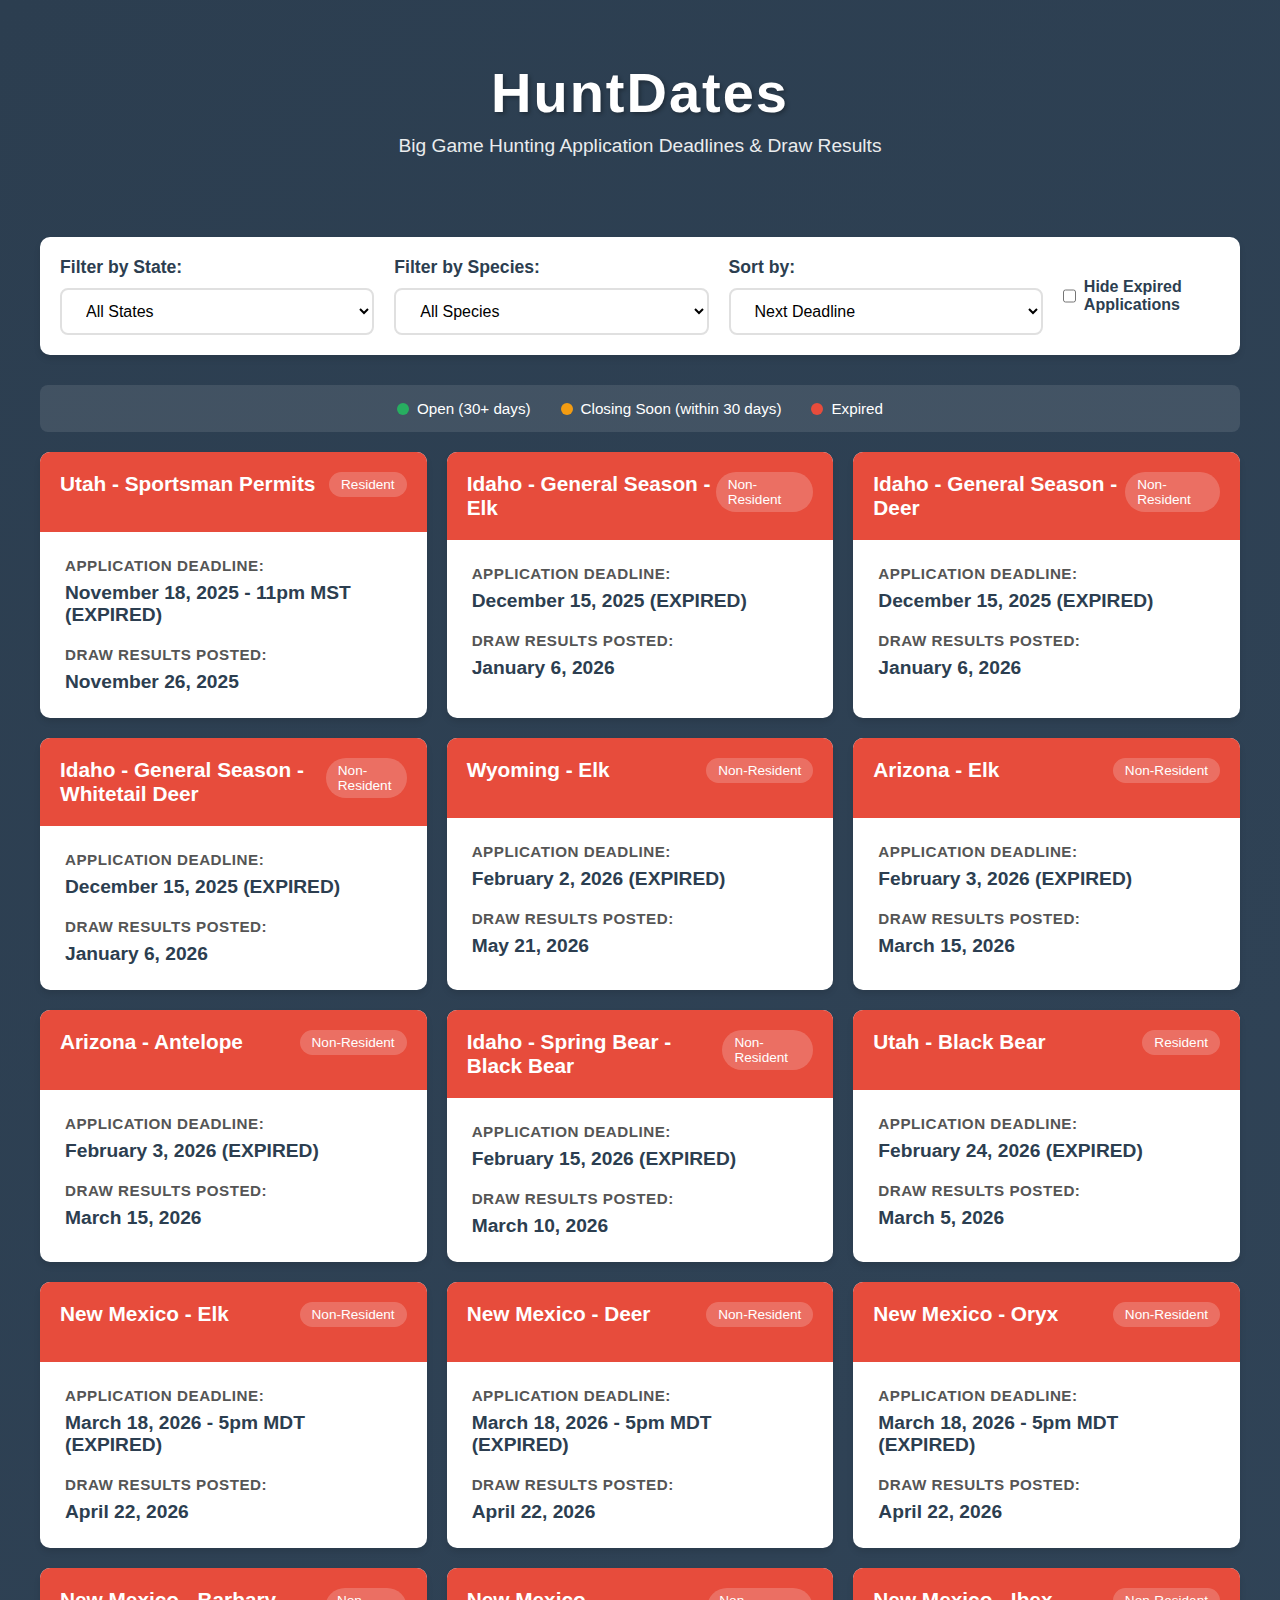
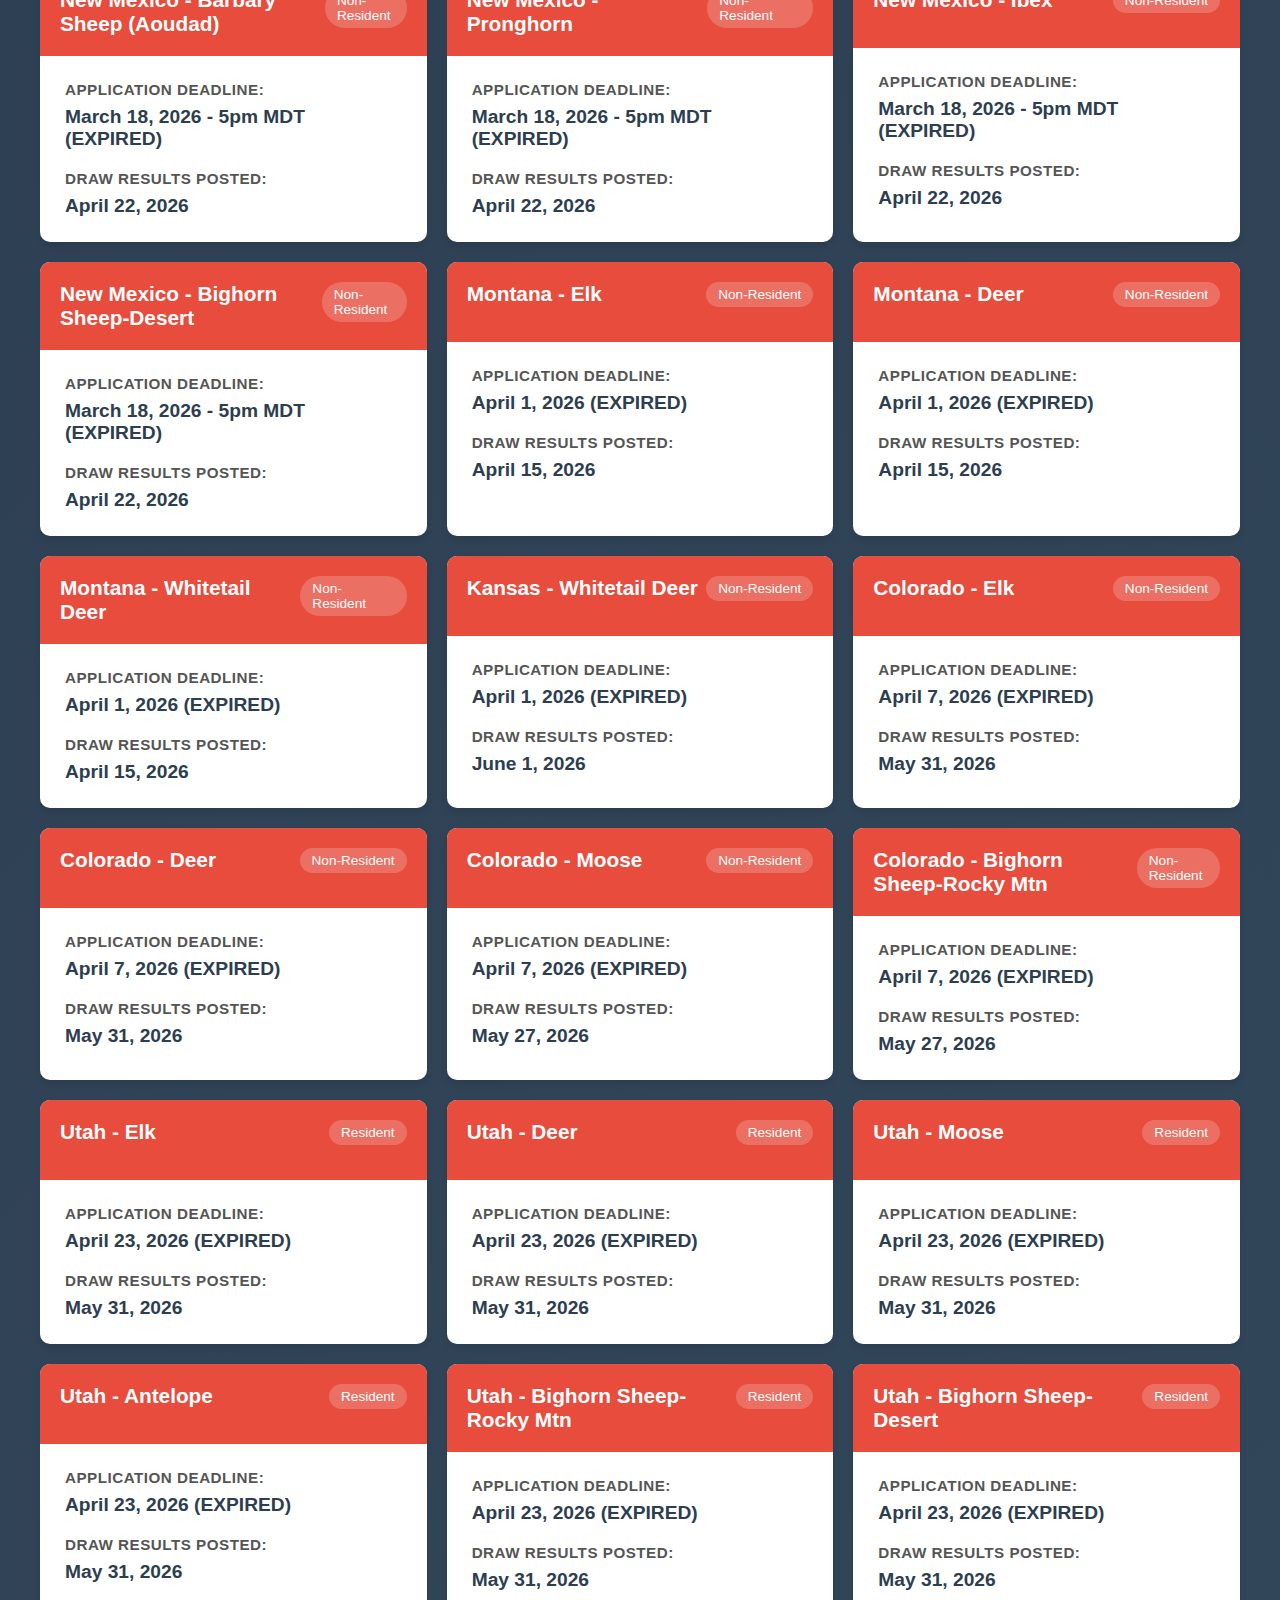
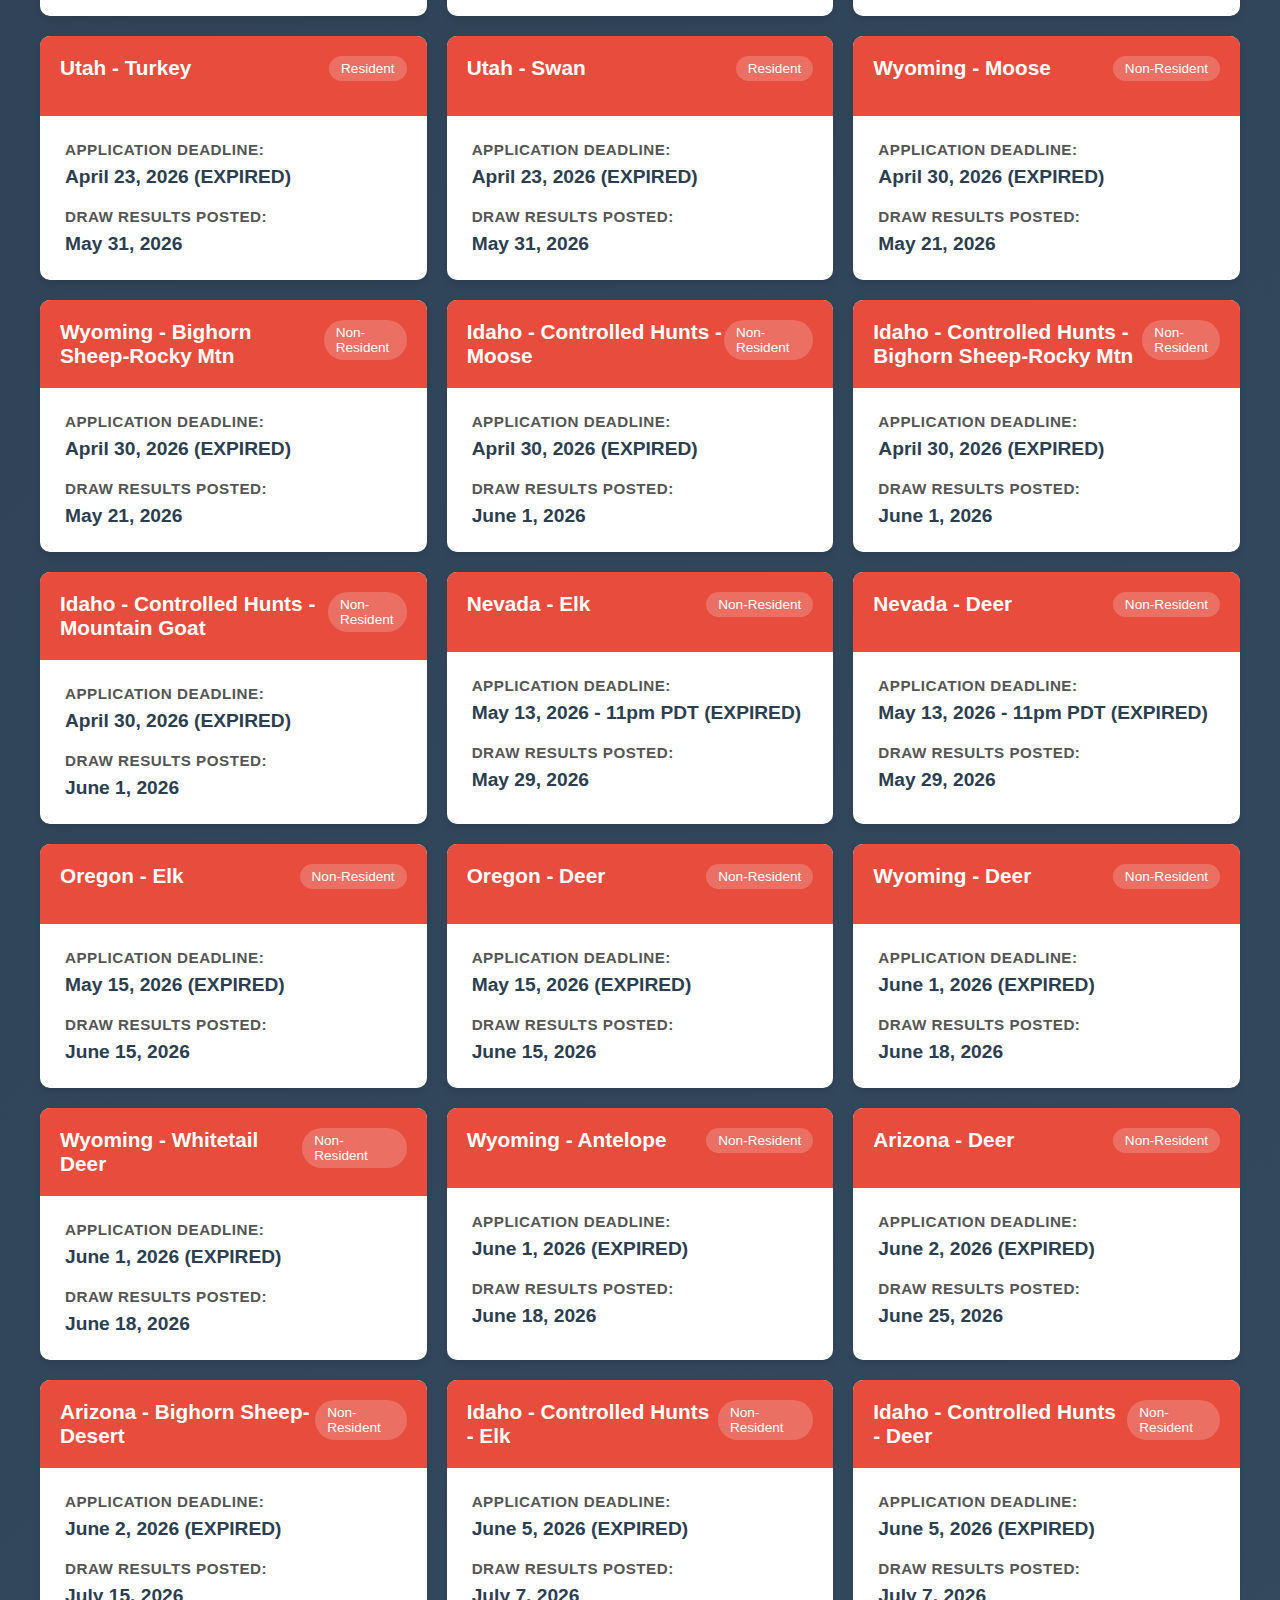
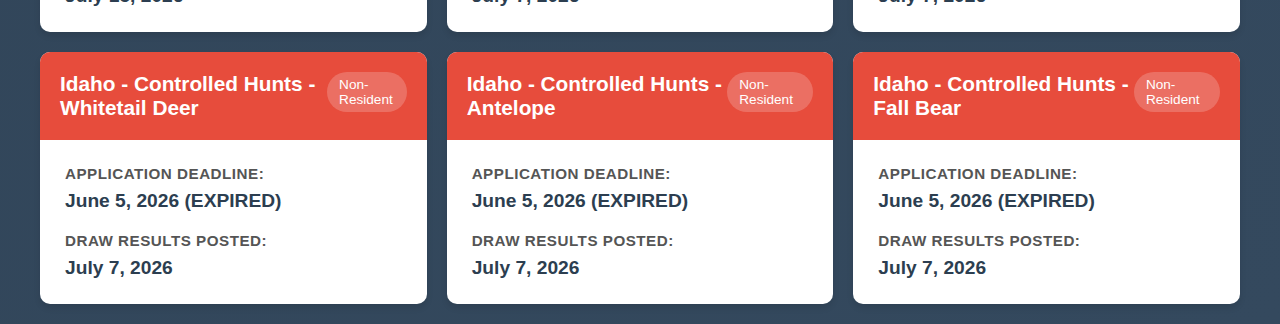
<file: index.html>
<!DOCTYPE html>
<html lang="en">
<head>
    <meta charset="UTF-8">
    <meta name="viewport" content="width=device-width, initial-scale=1.0">
    <title>HuntDates - Big Game Hunting Deadlines</title>
    <link rel="stylesheet" href="styles.css">
</head>
<body>
    <div class="container">
        <header>
            <h1>HuntDates</h1>
            <p class="subtitle">Big Game Hunting Application Deadlines & Draw Results</p>
        </header>

        <div class="filters">
            <div class="filter-group">
                <label for="state-filter">Filter by State:</label>
                <select id="state-filter">
                    <option value="all">All States</option>
                    <option value="wyoming">Wyoming (Non-Resident)</option>
                    <option value="montana">Montana (Non-Resident)</option>
                    <option value="nevada">Nevada (Non-Resident)</option>
                    <option value="idaho">Idaho (Non-Resident)</option>
                    <option value="arizona">Arizona (Non-Resident)</option>
                    <option value="newmexico">New Mexico (Non-Resident)</option>
                    <option value="colorado">Colorado (Non-Resident)</option>
                    <option value="utah">Utah (Resident)</option>
                </select>
            </div>
            <div class="filter-group">
                <label for="species-filter">Filter by Species:</label>
                <select id="species-filter">
                    <option value="all">All Species</option>
                    <option value="Elk">Elk</option>
                    <option value="Deer">Deer</option>
                    <option value="Moose">Moose</option>
                    <option value="Oryx">Oryx</option>
                </select>
            </div>
            <div class="filter-group">
                <label for="sort-filter">Sort by:</label>
                <select id="sort-filter">
                    <option value="deadline">Next Deadline</option>
                    <option value="state">State</option>
                </select>
            </div>
            <div class="filter-group checkbox-group">
                <label>
                    <input type="checkbox" id="hide-expired">
                    Hide Expired Applications
                </label>
            </div>
        </div>

        <div class="legend">
            <div class="legend-item">
                <span class="legend-dot green"></span>
                <span>Open (30+ days)</span>
            </div>
            <div class="legend-item">
                <span class="legend-dot yellow"></span>
                <span>Closing Soon (within 30 days)</span>
            </div>
            <div class="legend-item">
                <span class="legend-dot red"></span>
                <span>Expired</span>
            </div>
        </div>

        <div id="deadlines-container">
            <!-- Deadline cards will be populated here -->
        </div>
    </div>

    <script src="script.js"></script>
</body>
</html>
</file>
<file: styles.css>
* {
    margin: 0;
    padding: 0;
    box-sizing: border-box;
}

body {
    font-family: -apple-system, BlinkMacSystemFont, 'Segoe UI', Roboto, 'Helvetica Neue', Arial, sans-serif;
    background: linear-gradient(135deg, #2c3e50 0%, #34495e 100%);
    color: #333;
    min-height: 100vh;
    padding: 20px;
}

.container {
    max-width: 1200px;
    margin: 0 auto;
}

header {
    text-align: center;
    color: white;
    margin-bottom: 40px;
    padding: 40px 20px;
}

header h1 {
    font-size: 3.5rem;
    margin-bottom: 10px;
    text-shadow: 2px 2px 4px rgba(0, 0, 0, 0.3);
    letter-spacing: 2px;
}

.subtitle {
    font-size: 1.2rem;
    opacity: 0.9;
}

.disclaimer {
    font-size: 0.55rem;
    opacity: 0.85;
    margin-top: 10px;
    font-style: italic;
}

.filters {
    background: white;
    padding: 20px;
    border-radius: 10px;
    box-shadow: 0 4px 6px rgba(0, 0, 0, 0.1);
    margin-bottom: 30px;
    display: flex;
    gap: 20px;
}

.filter-group {
    flex: 1;
    display: flex;
    flex-direction: column;
    gap: 10px;
}

.filter-group label {
    font-weight: 600;
    color: #2c3e50;
    font-size: 1.1rem;
}

.filter-group select {
    padding: 12px 20px;
    border: 2px solid #e0e0e0;
    border-radius: 8px;
    font-size: 1rem;
    background: white;
    cursor: pointer;
    transition: border-color 0.3s;
}

.filter-group select:hover {
    border-color: #3498db;
}

.filter-group select:focus {
    outline: none;
    border-color: #2980b9;
}

.checkbox-group {
    display: flex;
    justify-content: center;
    align-items: flex-end;
    padding-bottom: 1px;
    flex: 0.5;
}

.checkbox-group label {
    display: flex;
    align-items: center;
    gap: 8px;
    cursor: pointer;
    font-size: 1rem;
    margin: 0;
}

.checkbox-group input[type="checkbox"] {
    width: 18px;
    height: 18px;
    cursor: pointer;
}

.legend {
    display: flex;
    justify-content: center;
    gap: 30px;
    margin-bottom: 20px;
    padding: 15px;
    background: rgba(255, 255, 255, 0.1);
    border-radius: 8px;
}

.legend-item {
    display: flex;
    align-items: center;
    gap: 8px;
    color: white;
    font-size: 0.95rem;
}

.legend-dot {
    width: 12px;
    height: 12px;
    border-radius: 50%;
    display: inline-block;
}

.legend-dot.green {
    background-color: #27ae60;
}

.legend-dot.yellow {
    background-color: #f39c12;
}

.legend-dot.purple {
    background-color: #9b59b6;
}

.legend-dot.red {
    background-color: #e74c3c;
}

#deadlines-container {
    display: grid;
    grid-template-columns: repeat(auto-fill, minmax(350px, 1fr));
    gap: 20px;
}

.deadline-card {
    background: white;
    border-radius: 10px;
    box-shadow: 0 4px 6px rgba(0, 0, 0, 0.1);
    overflow: hidden;
    transition: transform 0.3s, box-shadow 0.3s;
}

.deadline-card:hover {
    transform: translateY(-5px);
    box-shadow: 0 8px 12px rgba(0, 0, 0, 0.15);
}

.card-header {
    color: white;
    padding: 20px;
    display: flex;
    justify-content: space-between;
    align-items: flex-start;
    min-height: 80px;
}

.card-header.header-open {
    background: #27ae60;
}

.card-header.header-warning {
    background: #f39c12;
}

.card-header.header-expired {
    background: #e74c3c;
}

.card-header.header-awaiting {
    background: #9b59b6;
}

.card-header h2 {
    font-size: 1.3rem;
    font-weight: 600;
}

.residency-badge {
    background: rgba(255, 255, 255, 0.2);
    padding: 5px 12px;
    border-radius: 20px;
    font-size: 0.85rem;
    font-weight: 500;
}

.card-body {
    padding: 25px;
}

.deadline-item {
    margin-bottom: 20px;
    display: flex;
    flex-direction: column;
    gap: 8px;
}

.deadline-item:last-child {
    margin-bottom: 0;
}

.label {
    font-weight: 600;
    color: #555;
    font-size: 0.95rem;
    text-transform: uppercase;
    letter-spacing: 0.5px;
}

.date {
    color: #2c3e50;
    font-size: 1.2rem;
    font-weight: 700;
}

.apply-button {
    display: inline-block;
    margin-top: 15px;
    padding: 12px 24px;
    background: linear-gradient(135deg, #3498db 0%, #2980b9 100%);
    color: white;
    text-decoration: none;
    border-radius: 6px;
    font-weight: 600;
    text-align: center;
    transition: transform 0.2s, box-shadow 0.2s;
    box-shadow: 0 2px 4px rgba(0, 0, 0, 0.1);
}

.apply-button:hover {
    transform: translateY(-2px);
    box-shadow: 0 4px 8px rgba(0, 0, 0, 0.2);
}

.status-message {
    display: inline-block;
    margin-top: 15px;
    padding: 12px 24px;
    border-radius: 6px;
    font-weight: 600;
    text-align: center;
}

.status-message.awaiting {
    background: #f0e6f6;
    color: #7d3c98;
    border: 2px solid #9b59b6;
}

.no-results {
    text-align: center;
    color: white;
    font-size: 1.2rem;
    padding: 40px;
    background: rgba(255, 255, 255, 0.1);
    border-radius: 10px;
}

@media (max-width: 768px) {
    header h1 {
        font-size: 2.5rem;
    }

    .subtitle {
        font-size: 1rem;
    }

    #deadlines-container {
        grid-template-columns: 1fr;
    }

    .filters {
        flex-direction: column;
        align-items: stretch;
    }

    .legend {
        flex-direction: column;
        gap: 12px;
        align-items: center;
    }

    .legend-item {
        font-size: 0.9rem;
    }
}
</file>
